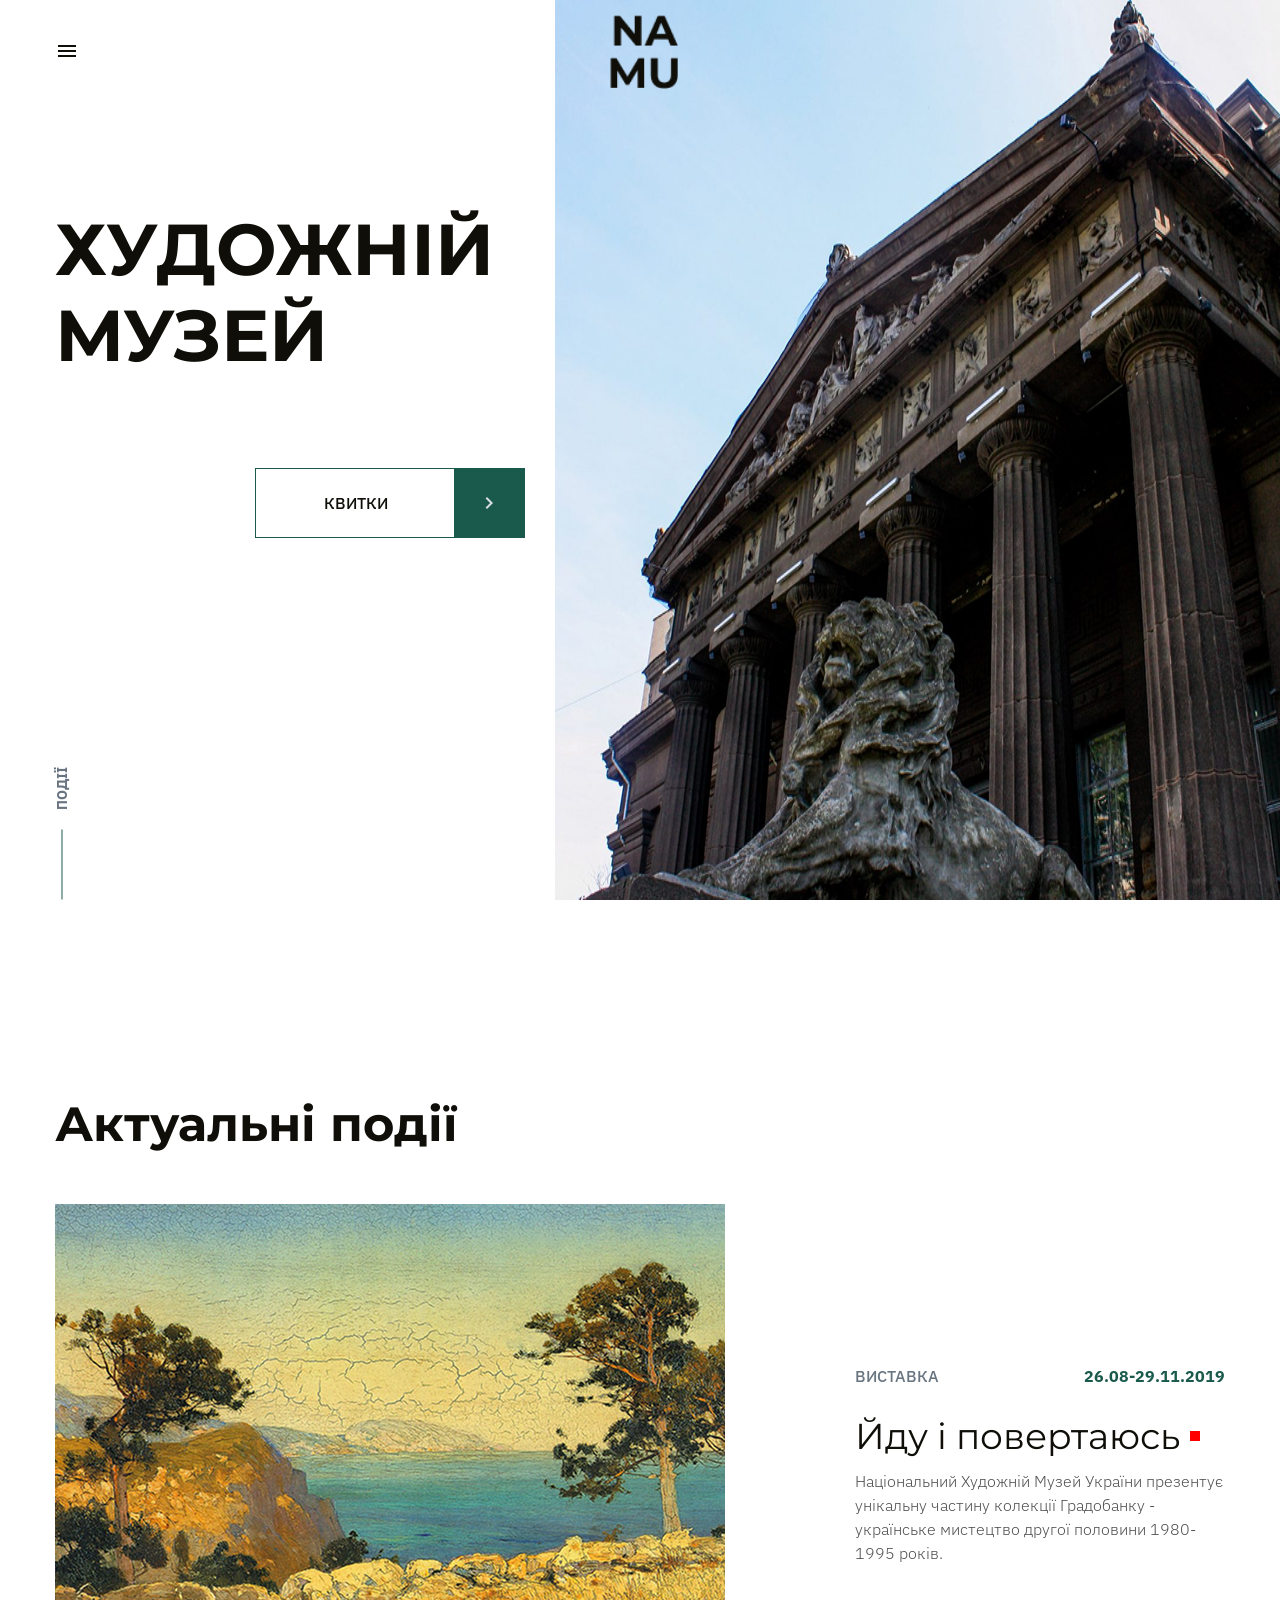
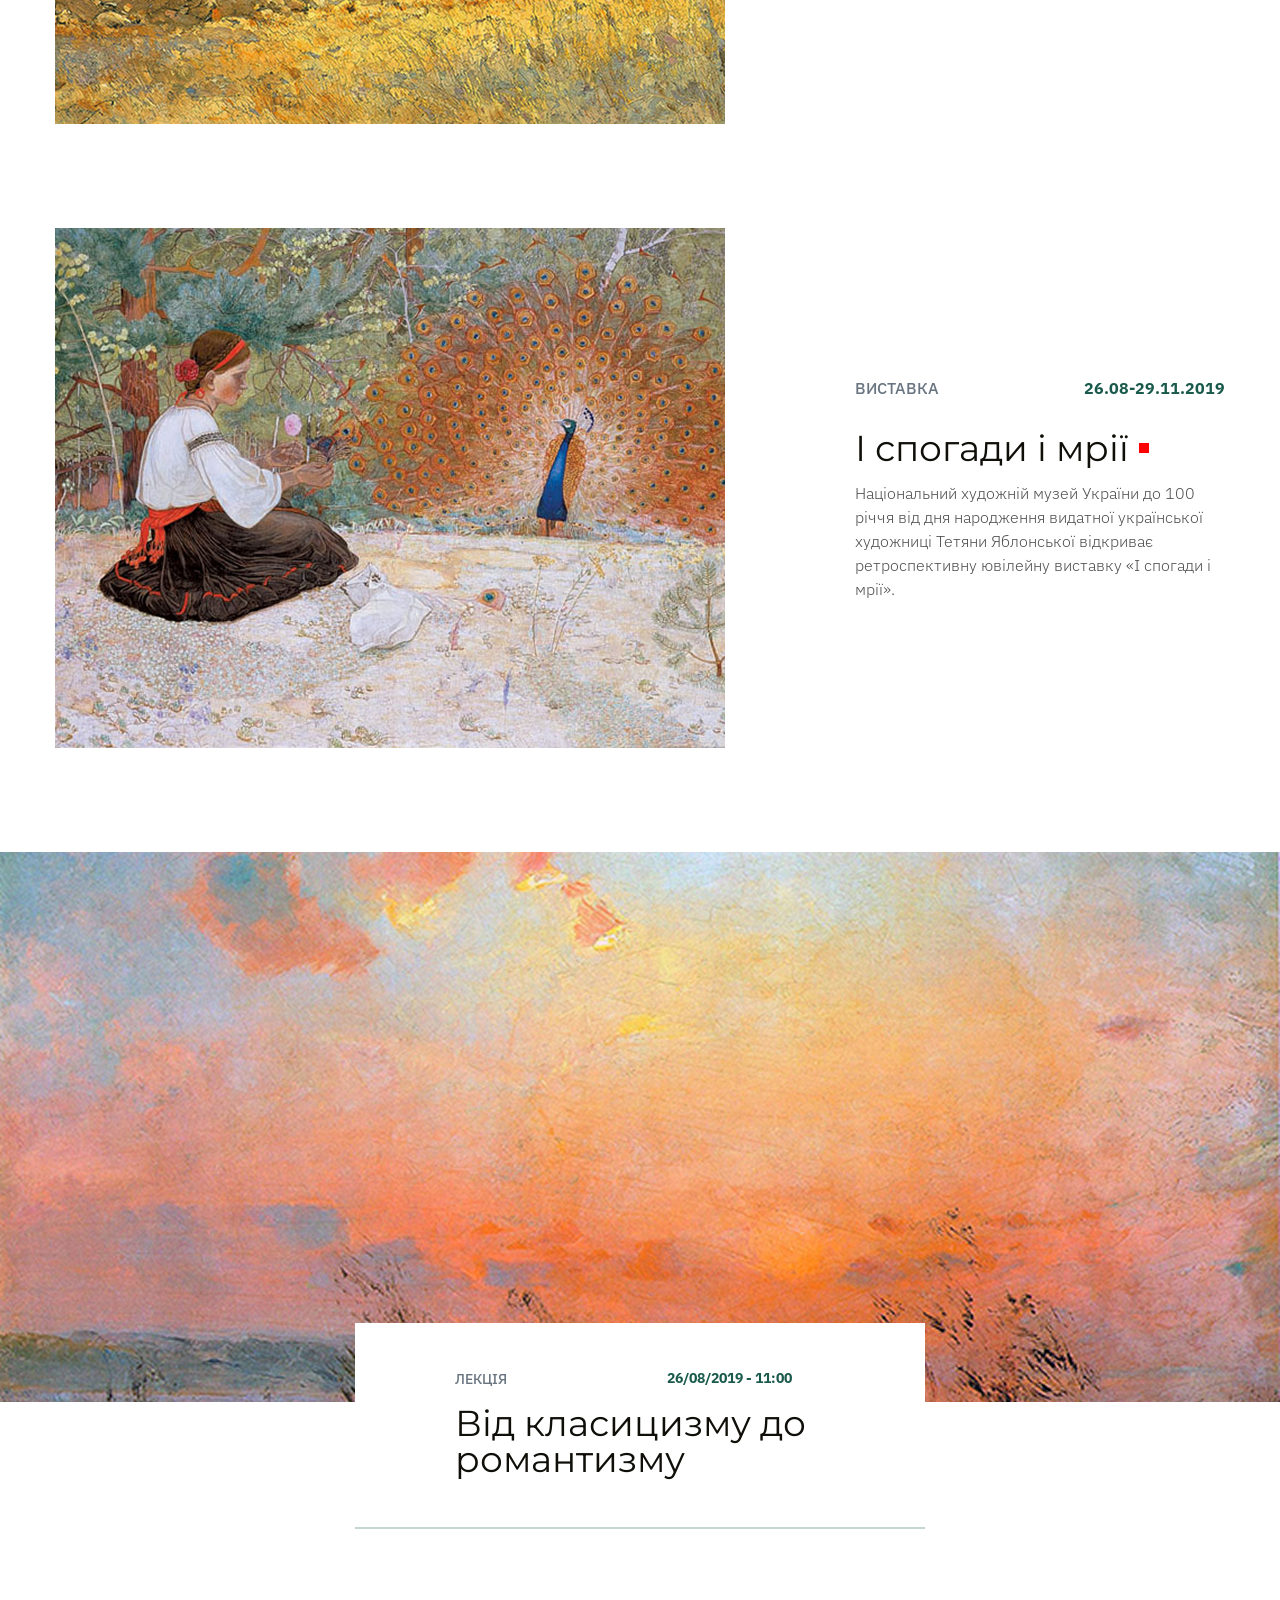
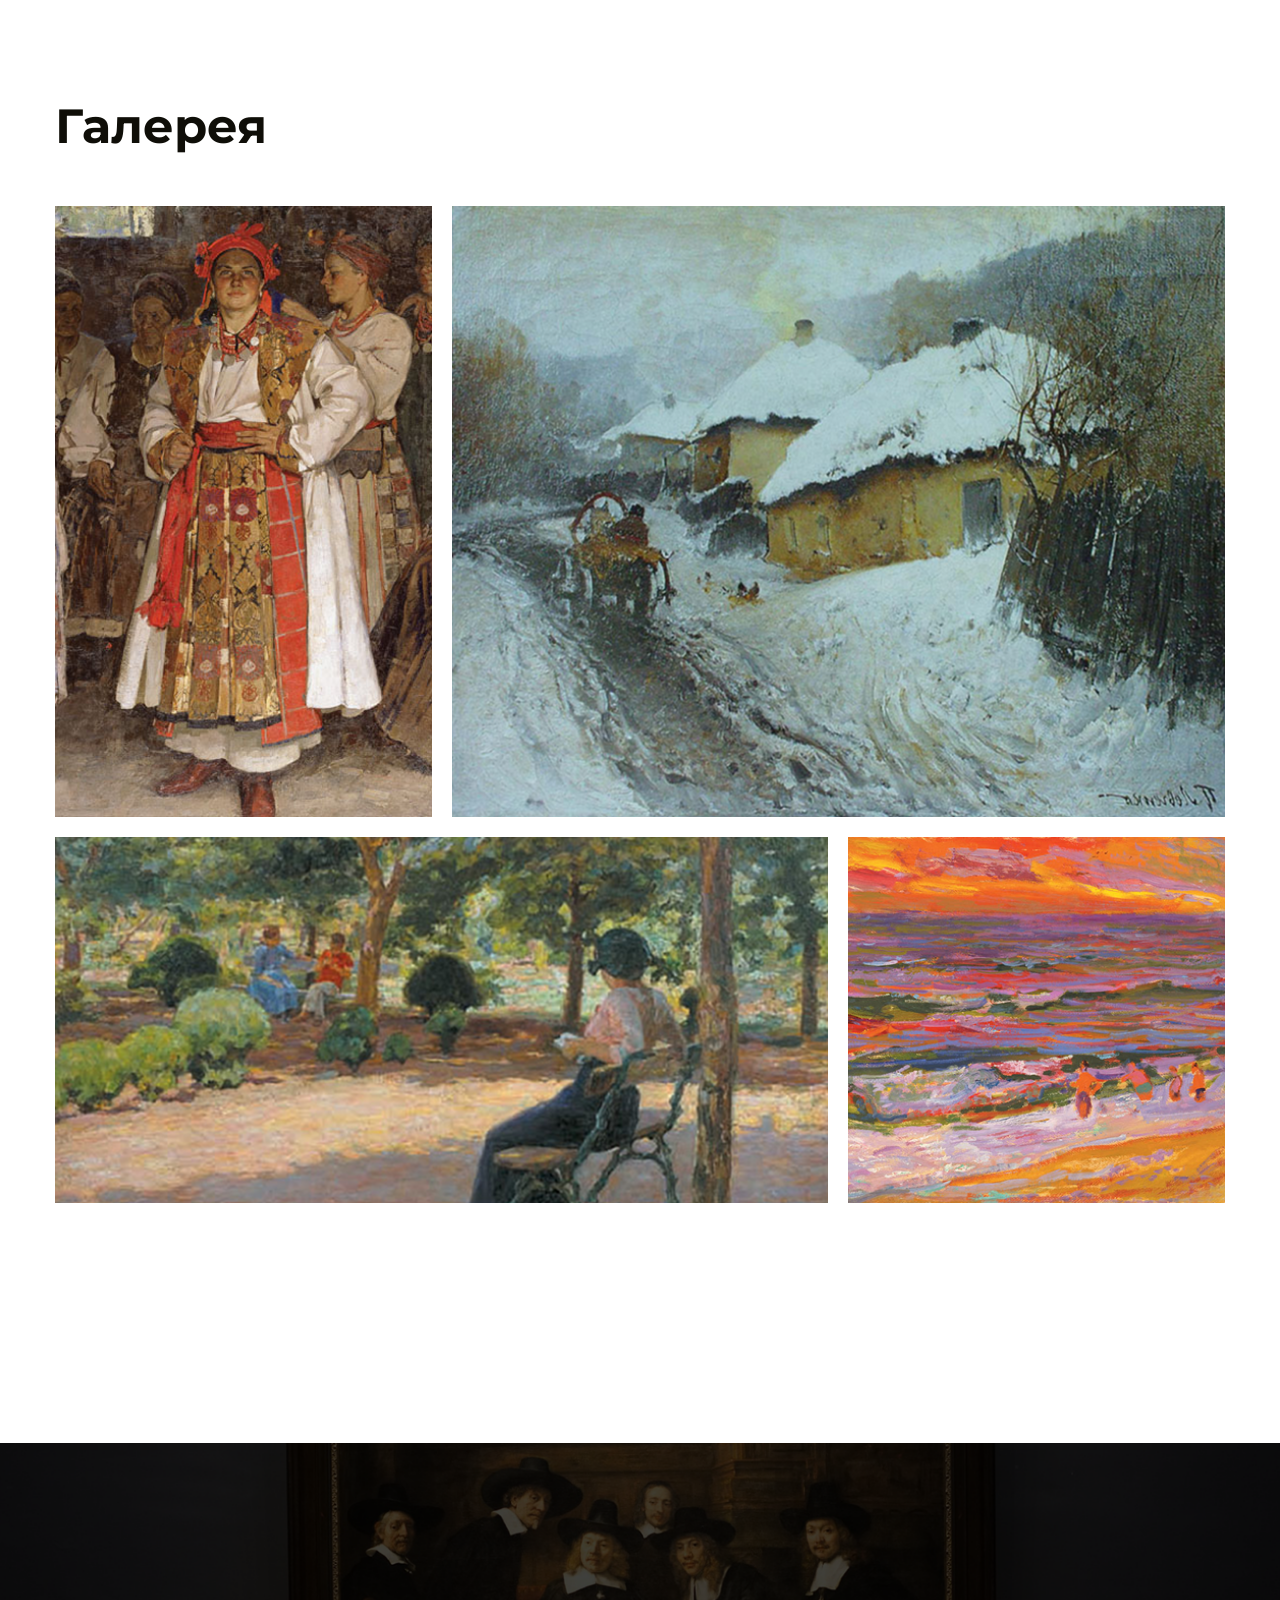
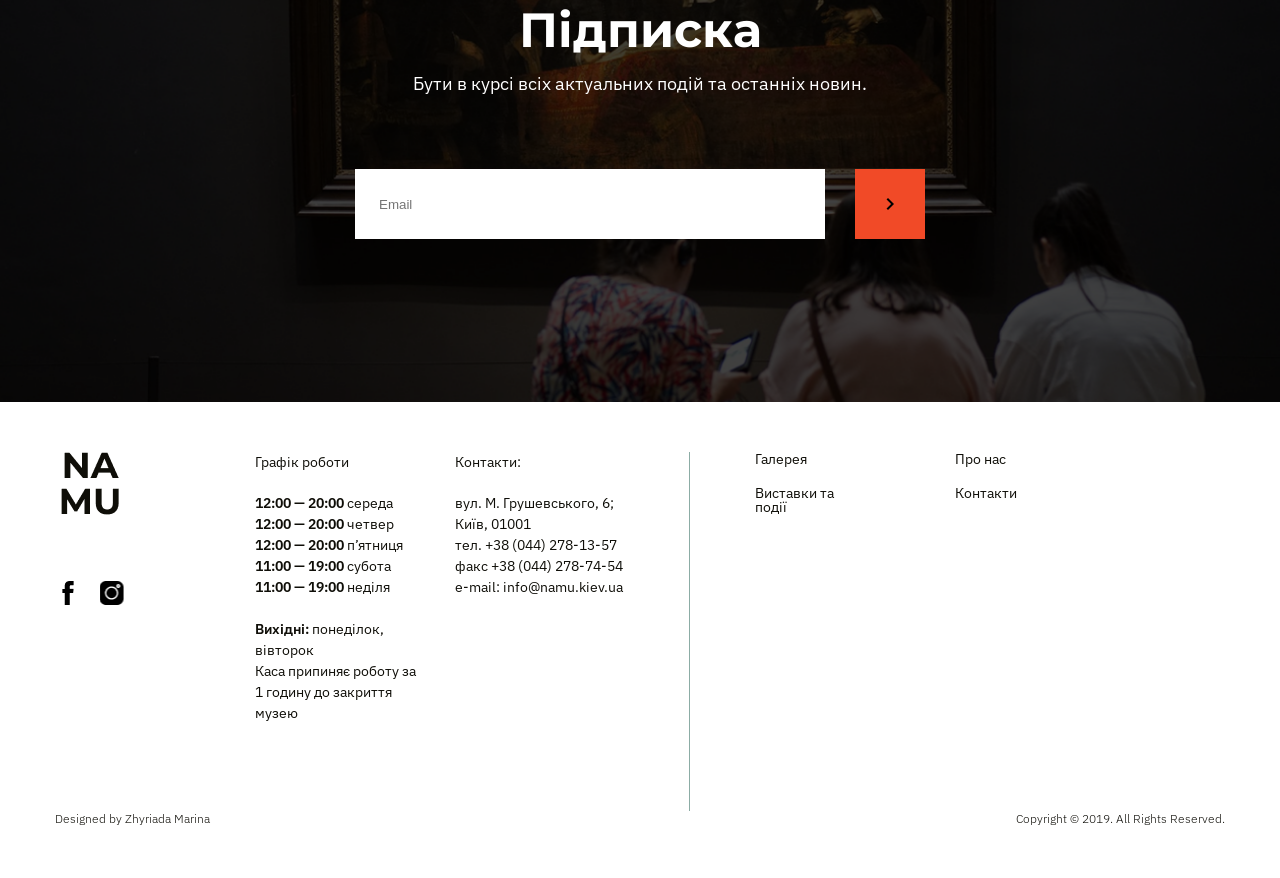
<file: index.html>
<!DOCTYPE html><html lang=en class=page><meta charset=UTF-8><meta name=viewport content="width=device-width, initial-scale=1.0"><title>NAMU</title><link rel=preconnect href=https://fonts.googleapis.com><link rel=preconnect href=https://fonts.gstatic.com crossorigin=anonymous><link href="https://fonts.googleapis.com/css2?family=IBM+Plex+Sans:ital,wght@0,100..700;1,100..700&amp;family=Open+Sans:ital,wght@0,300..800;1,300..800&amp;display=swap" rel=stylesheet><link href="https://fonts.googleapis.com/css2?family=IBM+Plex+Sans:ital,wght@0,100..700;1,100..700&amp;family=Montserrat:ital,wght@0,100..900;1,100..900&amp;family=Open+Sans:ital,wght@0,300..800;1,300..800&amp;display=swap" rel=stylesheet><link rel=stylesheet href=Museum.5dd9f15f.css><link rel=icon href=new-logo.29c5e24d.png><body class=page__body>
    <header class=header>
      <div class=container>
        <div class=header__container>
          
          <div class=header__top>
            <div class=header__top-content>
              <div class=header__top-burger>
                <a href=#menu class=icon></a>
              </div>
              <div class=header__top-logo>
                <a href=#></a>
              </div>
            </div>

            <img src=main-image.f835a530.png alt="Museum image" class=header__top-image>
          </div>

          
          <div class=header__bottom>
            <h1 class=header__bottom-title>Художній музей</h1>
            <a class="button header__bottom-button" href=#events>
              Квитки
              <span class=button__img>
                <img src=button-right-arrow.582dac02.png alt="right arrow">
              </span>
            </a>
          </div>

          
          <div class=header__left-side>
            <div class=header__left-side-burger>
              <a href=#menu class=icon></a>
            </div>
            <h1 class=header__left-side-title>Художній музей</h1>
            <a href=#events class="button header__left-side-button">
              Квитки
              <span class=button__img>
                <img src=button-right-arrow.582dac02.png alt="right arrow">
              </span>
            </a>

            <div class=header__left-side-events>
              <div class=header__left-side-events-divider></div>
              <span class=header__left-side-events-title>Події</span>
            </div>
          </div>

          
          <div class=header__right-side>
            <div class=header__right-side-logo>
              <a href=# class=header__right-side-logo-image></a>
            </div>
            <img src=main-image.f835a530.png alt="Museum image" class=header__right-side-image>
          </div>
        </div>
      </div>
    </header>

    <aside class="aside menu" id=menu>
      <div class=container>
        <div class=aside__content>
          <div class=aside__content-left>
            <div class=aside__menu>
              <div class=aside__close-icon>
                <a href=# class=aside__close-icon-link></a>
              </div>

              <nav class=nav>
                <ul class=nav__list>
                  <li class=nav__item>
                    <a href=#gallery class=nav__link>
                      Галерея
                    </a>
                  </li>
                  <li class=nav__item>
                    <a href=#events class=nav__link>
                      Виставки та
                      <br>
                      події
                    </a>
                  </li>
                </ul>

                <ul class=nav__list>
                  <li class=nav__item>
                    <a href=#subscribe class=nav__link>
                      Про нас
                    </a>
                  </li>
                  <li class=nav__item>
                    <a href=#contacts class=nav__link>
                      Контакти
                    </a>
                  </li>
                </ul>
              </nav>
            </div>
            <div class=divider></div>
          </div>

          <div class=aside__content-right>
            <div class=aside__schedule>
              <div class=aside__schedule-times>
                <div>Графік роботи</div>
                <div>
                  <span class=bold-text>12:00 — 20:00</span>
                  середа
                  <br>
                  <span class=bold-text>12:00 — 20:00</span>
                  четвер
                  <br>
                  <span class=bold-text>12:00 — 20:00</span>
                  п’ятниця
                  <br>
                  <span class=bold-text>11:00 — 19:00</span>
                  субота
                  <br>
                  <span class=bold-text>11:00 — 19:00</span>
                  неділя
                </div>
              </div>

              <div class=aside__schedule-times-closed>
                <span class=bold-text>Вихідні:</span>
                понеділок, вівторок
                <br>
                Каса припиняє роботу за 1 годину до закриття музею
              </div>
            </div>
          </div>
        </div>

        
      </div>
    </aside>

    <main class=main>
      <div class=container>
        <div class=events id=events>
          <section class=events__section>
            <h2 class=events__section-title>Актуальні події</h2>

            <article class=events__section-content>
              <img src=image-1.08502f0d.png alt="image 1" class=events__section-image>

              <div class=events__section-text>
                <div class=events__section-header>
                  <div class=events__section-header-title>Виставка</div>
                  <div class=events__section-header-date>
                    26.08-29.11.2019
                  </div>
                </div>
                <div class=events__section-text-wrapper>
                  <h3 class=events__section-text-title>Йду і повертаюсь</h3>
                  <div class=events__section-text-kvadrat></div>
                </div>

                <p class=events__section-text-topic>
                  Національний Художній Музей України презентує унікальну
                  частину колекції Градобанку - українське мистецтво другої
                  половини 1980-1995 років.
                </p>
              </div>
            </article>
            <article class=events__section-content>
              <img src=image-2.9dceca00.png alt=image-2 class=events__section-image>

              <div class=events__section-text>
                <div class=events__section-header>
                  <div class=events__section-header-title>Виставка</div>
                  <div class=events__section-header-date>
                    26.08-29.11.2019
                  </div>
                </div>
                <div class=events__section-text-wrapper>
                  <h3 class=events__section-text-title>І спогади і мрії</h3>
                  <div class=events__section-text-kvadrat></div>
                </div>

                <p class=events__section-text-topic>
                  Національний художній музей України до 100 річчя від дня
                  народження видатної української художниці Тетяни Яблонської
                  відкриває ретроспективну ювілейну виставку «І спогади і мрії».
                </p>
              </div>
            </article>
          </section>

          <section class=lesson__section>
            <article class=lesson__section-content>
              <img src=image-3.12e757a8.png alt="image 3" class=lesson__section-image>

              <div class=lesson__section-block>
                <div class=lesson__section-block-header>
                  <div class=lesson__section-block-title>Лекція</div>
                  <div class=lesson__section-block-date>
                    26/08/2019 - 11:00
                  </div>
                </div>
                <div class=lesson__section-block-themas>
                  Від класицизму до романтизму
                </div>
              </div>
            </article>
          </section>

          <section class=gallery id=gallery>
            <h2 class=gallery__title>Галерея</h2>
            <div class=gallery__images>
              <img src=image-1.d9ac1992.png alt="gallery image-1" class="gallery__image gallery__image-first">
              <img src=image-2.e39ee243.png alt="gallery image-2" class="gallery__image gallery__image-second">
              <img src=image-3.a38cc117.png alt="gallery image-3" class="gallery__image gallery__image-third">
              <img src=image-4.efcf83ff.png alt="gallery image-4" class="gallery__image gallery__image-fourth">
            </div>

            <div class=pagination>
              <a class="pagination__ellipse pagination__ellipse-green"></a>
              <a class=pagination__ellipse></a>
              <a class=pagination__ellipse></a>
              <a class=pagination__ellipse></a>
            </div>
          </section>
        </div>

        <section class=subscribe id=subscribe>
          <div class=container>
            <div class=subscribe__content>
              <h2 class=subscribe__title>Підписка</h2>
              <div class=subscribe__description>
                Бути в курсі всіх актуальних подій та останніх новин.
              </div>

              <form action=# class=subscribe__form-wrapper onsubmit="this.reset(); return false;">
                <div class=subscribe__form>
                  <input type=email class=subscribe__form-input placeholder=Email required>
                  <button class=subscribe__form-button>
                    <img src=input-arrow_right-black.bee63c48.png alt="arrow right">
                  </button>
                </div>
              </form>
            </div>
          </div>
        </section>
      </div>
    </main>

    <footer class=footer id=contacts>
      <div class=container>
        <div class=footer__content>
          <div class=footer__top>
            <a href=#>
              <img src=new-logo.29c5e24d.png alt=Logo class=footer__top-logo>
            </a>

            <div class=footer__social-media>
              <a href=https://www.facebook.com/namu.museum/ target=_blank class="icon icon-facebook"></a>
              <a href=https://www.instagram.com/namu.museum/ target=_blank class="icon icon-instagram"></a>
            </div>
          </div>

          <div class=footer__schedule>
            <div class=footer__schedule-times>
              <div class=footer__schedule-times-margin>Графік роботи</div>
              <div>
                <span class=bold-text>12:00 — 20:00</span>
                середа
                <br>
                <span class=bold-text>12:00 — 20:00</span>
                четвер
                <br>
                <span class=bold-text>12:00 — 20:00</span>
                п’ятниця
                <br>
                <span class=bold-text>11:00 — 19:00</span>
                субота
                <br>
                <span class=bold-text>11:00 — 19:00</span>
                неділя
              </div>
            </div>

            <div class=footer__schedule-times-closed>
              <br>
              <span class=bold-text>Вихідні:</span>
              понеділок, вівторок
              <br>
              Каса припиняє роботу за 1 годину до закриття музею
            </div>
          </div>

          <div class=footer__schedule-contact>
            <div class=footer__schedule-contact-margin>Контакти:</div>
            <div>
              <a href=https://maps.app.goo.gl/3FqyoU6B6EZqPmFm9 target=_blank class=footer__schedule-contact-link>
                вул. М. Грушевського, 6; Київ, 01001
              </a>
              <br>
              <a href="tel:+38 (044) 278-13-57" class=footer__schedule-contact-link>
                тел. +38 (044) 278-13-57
              </a>
              <br>
              <a href="tel:+38 (044) 278-74-54" class=footer__schedule-contact-link>
                факс +38 (044) 278-74-54
              </a>
              <br>
              <a href=mailto:info@namu.kiev.ua class=footer__schedule-contact-link>
                e-mail: info@namu.kiev.ua
              </a>
            </div>
          </div>

          <div class="divider divider-footer"></div>

          <div class=horizontal></div>

          <nav class=footer__nav>
            <ul class=footer__nav-list>
              <li class=footer__nav-item>
                <a href=#gallery class=footer__nav-link>
                  Галерея
                </a>
              </li>
              <li class=footer__nav-item>
                <a href=#events class=footer__nav-link>
                  Виставки та
                  <br>
                  події
                </a>
              </li>
            </ul>

            <ul class=footer__nav-list>
              <li class=footer__nav-item>
                <a href=#subscribe class=footer__nav-link>
                  Про нас
                </a>
              </li>
              <li class=footer__nav-item>
                <a href=#contacts class=footer__nav-link>
                  Контакти
                </a>
              </li>
            </ul>
          </nav>

          <div class=footer__copyright>
            <div>Designed by Zhyriada Marina</div>
            <div>Copyright © 2019. All Rights Reserved.</div>
          </div>
        </div>
      </div>
    </footer>

    <script src=Museum.cc03c737.js></script>
</file>
